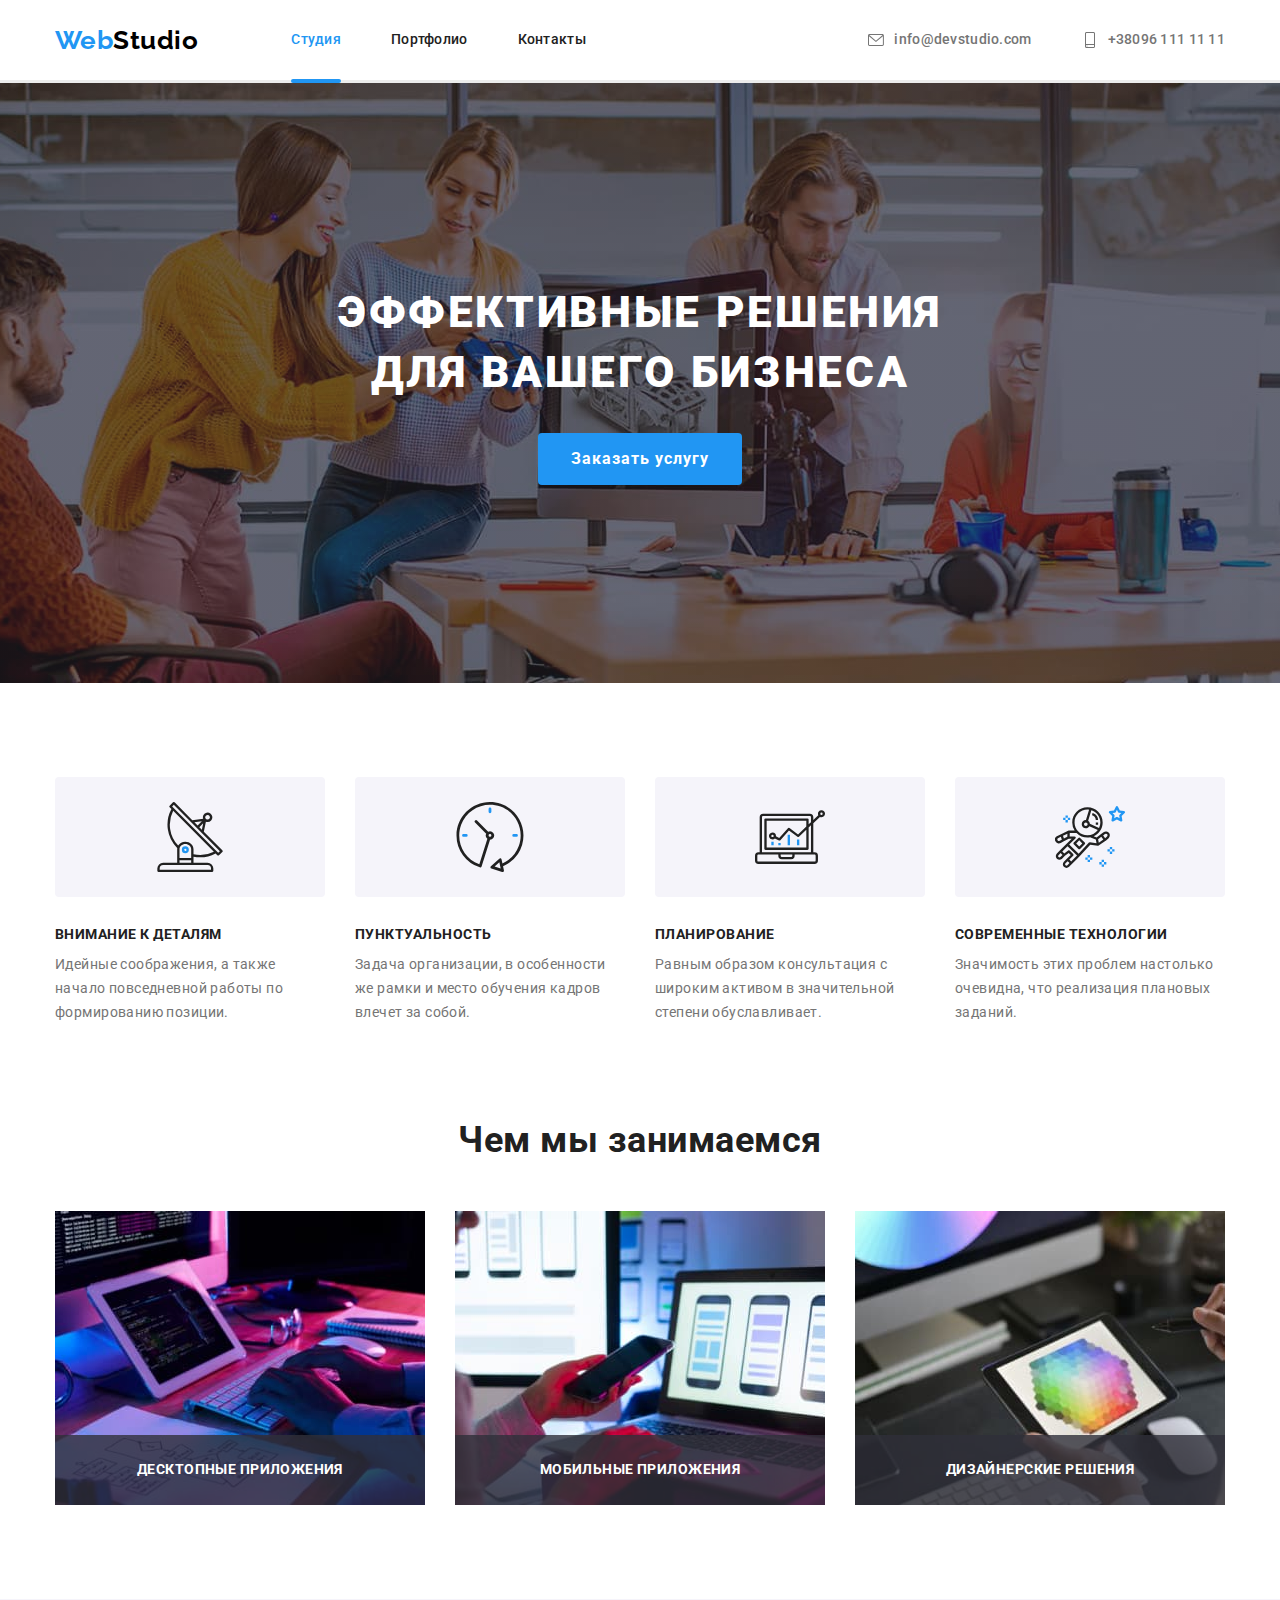
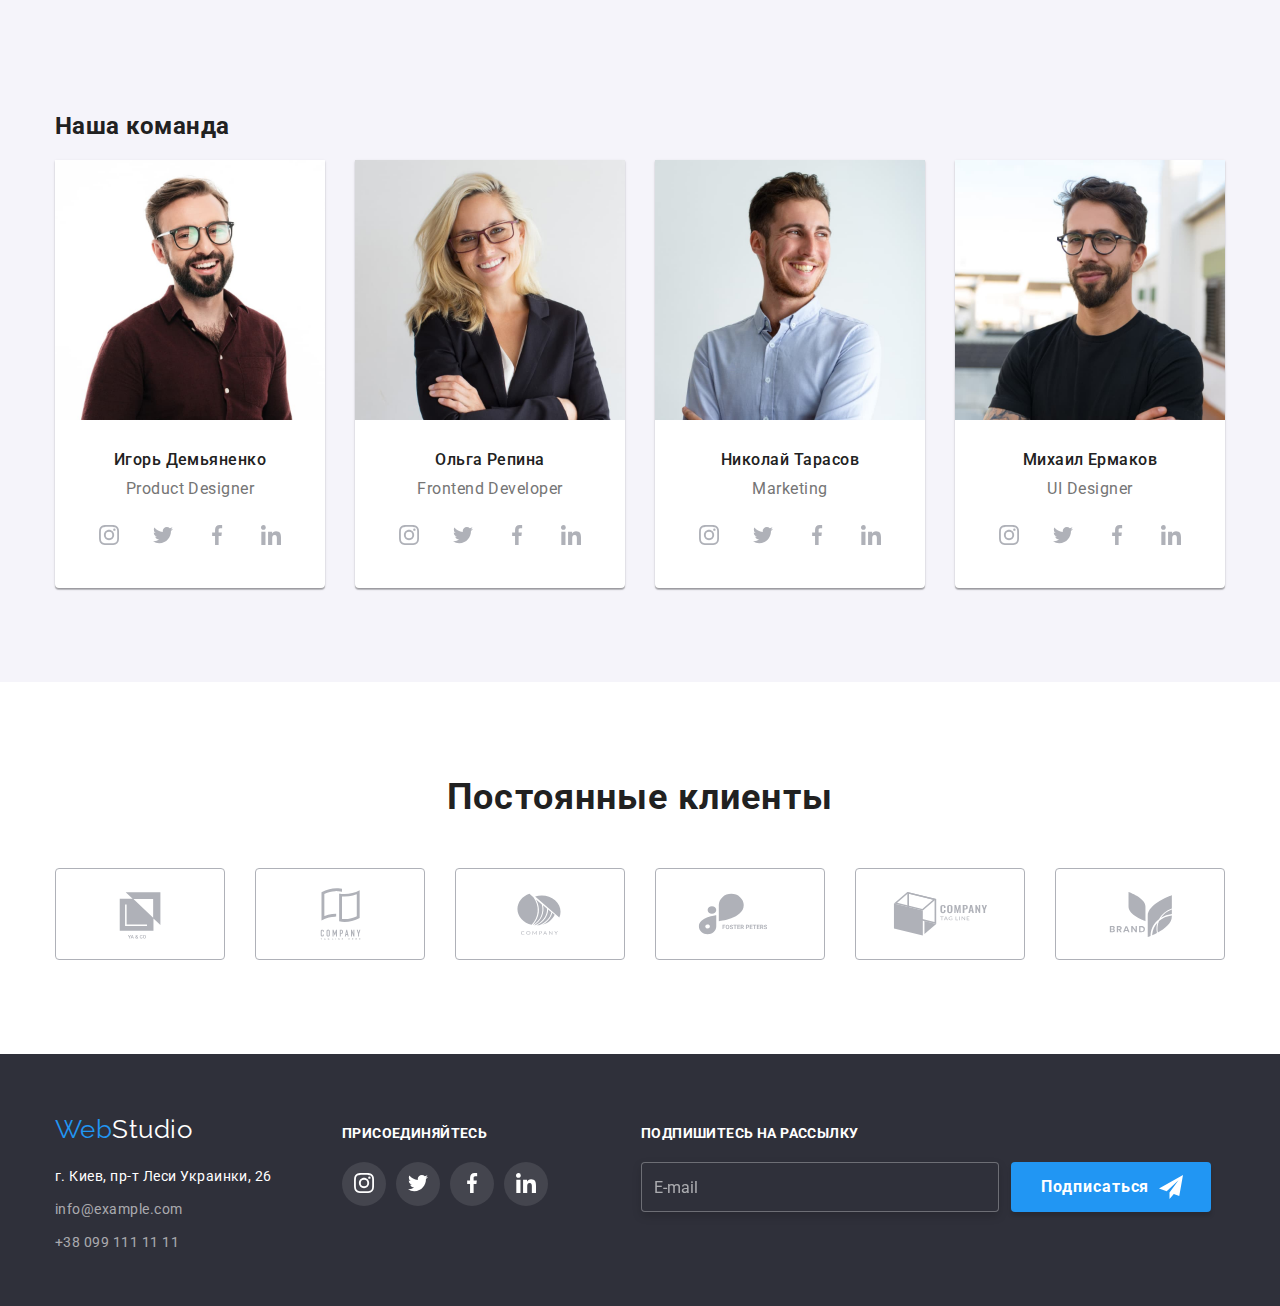
<file: index.html>
<!DOCTYPE html>
<html lang="ru">
  <head>
    <meta charset="UTF-8" />
    <meta http-equiv="X-UA-Compatible" content="IE=edge" />
    <meta name="viewport" content="width=device-width, initial-scale=1.0" />
    <title>Web Studio</title>
    <link rel="preconnect" href="https://fonts.googleapis.com" />
    <link rel="preconnect" href="https://fonts.gstatic.com" crossorigin />
    <link
      href="https://fonts.googleapis.com/css2?family=Raleway:wght@700&family=Roboto:wght@400;500;700;900&display=swap"
      rel="stylesheet"
    />
    <link
      rel="stylesheet"
      href="https://cdnjs.cloudflare.com/ajax/libs/modern-normalize/1.1.0/modern-normalize.min.css"
    />
    <link rel="stylesheet" href="./css/style.css" />
  </head>
  <body>
    <!--Шапка сайта-->
    <header class="header">
      <!--Навигация сайта-->
      <div class="container main-nav">
        <nav class="nav-header">
          <a href="./index.html" class="company-logo"
            ><span class="accent">Web</span>Studio</a
          >
          <ul class="nav-list list">
            <li class="nav-item">
              <a href="./index.html" class="nav-header-list current">Студия</a>
            </li>
            <li class="nav-item">
              <a href="./portfolio.html" class="nav-header-list">Портфолио</a>
            </li>
            <li class="nav-item">
              <a href="./index.html" class="nav-header-list">Контакты</a>
            </li>
          </ul>
        </nav>

        <!--Контактные данные шапки-->
        <ul class="header-contacts list">
          <li class="header-contacts-item icon-envelope">
            <a href="info@devstudio.com" class="header-contacts-list">
              <svg class="header-contacts-svg">
                <use href="./images/symbol-defs.svg#icon-envelope"></use>
              </svg>
              info@devstudio.com</a
            >
          </li>
          <li class="header-contacts-item icon-phone">
            <a href="tel:+380961111111" class="header-contacts-list">
              <svg class="header-contacts-svg">
                <use href="./images/symbol-defs.svg#icon-smartphone"></use>
              </svg>
              +38096 111 11 11</a
            >
          </li>
        </ul>
      </div>
    </header>

    <main>
      <!--Герой-->
      <section class="hero-section">
        <h1 class="hero-section-header">
          Эффективные решения <br />
          для вашего бизнеса
        </h1>
        <button type="button" class="button secondary" data-modal-open>
          Заказать услугу
        </button>
      </section>

      <!--Преимущества компании-->
      <section class="advantages-section">
        <div class="company-advantages container">
          <ul class="advantages-list list">
            <li class="advantages-item icon-antenna">
              <div class="advantages-icon">
                <svg class="advantages-item-svg">
                  <use href="./images/symbol-defs.svg#icon-antenna"></use>
                </svg>
              </div>
              <h3 class="title">Внимание к деталям</h3>
              <p class="company-advantages-item">
                Идейные соображения, а также начало повседневной работы по
                формированию позиции.
              </p>
            </li>
            <li class="advantages-item icon-clock">
              <div class="advantages-icon">
                <svg class="advantages-item-svg">
                  <use href="./images/symbol-defs.svg#icon-clock"></use>
                </svg>
              </div>
              <h3 class="title">Пунктуальность</h3>
              <p class="company-advantages-item">
                Задача организации, в особенности же рамки и место обучения
                кадров влечет за собой.
              </p>
            </li>
            <li class="advantages-item icon-diagram">
              <div class="advantages-icon">
                <svg class="advantages-item-svg">
                  <use href="./images/symbol-defs.svg#icon-diagram"></use>
                </svg>
              </div>
              <h3 class="title">Планирование</h3>
              <p class="company-advantages-item">
                Равным образом консультация с широким активом в значительной
                степени обуславливает.
              </p>
            </li>
            <li class="advantages-item icon-astronaut">
              <div class="advantages-icon">
                <svg class="advantages-item-svg">
                  <use href="./images/symbol-defs.svg#icon-astronaut"></use>
                </svg>
              </div>
              <h3 class="title">Современные технологии</h3>
              <p class="company-advantages-item">
                Значимость этих проблем настолько очевидна, что реализация
                плановых заданий.
              </p>
            </li>
          </ul>
        </div>
      </section>

      <!--Примеры работы-->
      <section class="work-section">
        <div class="container">
          <h2 class="work-examples">Чем мы занимаемся</h2>
          <ul class="work-list list">
            <li class="work-item">
              <img
                src="./images/box1.jpg"
                alt="Пример работы 1"
                width="370"
                height="294"
              />
              <h3 class="work-item-hover">Десктопные приложения</h3>
            </li>
            <li class="work-item">
              <img
                src="./images/box2.jpg"
                alt="Пример работы 2"
                width="370"
                height="294"
              />
              <h3 class="work-item-hover">Мобильные приложения</h3>
            </li>
            <li class="work-item">
              <img
                src="./images/box3.jpg"
                alt="Пример работы 3"
                width="370"
                height="294"
              />
              <h3 class="work-item-hover">Дизайнерские решения</h3>
            </li>
          </ul>
        </div>
      </section>

      <!--Сотрудники компании-->

      <section class="our-team-section">
        <div class="container">
          <h2 class="our-team-header">Наша команда</h2>
          <ul class="team list">
            <li class="our-team-header-list">
              <img
                src="./images/demyanenko1.jpg"
                alt="Фото Игоря Демьяненко"
                width="270"
              />
              <div class="our-team-item">
                <h3 class="our-team-name">Игорь Демьяненко</h3>
                <p class="our-team-job-position">Product Designer</p>
                <ul class="our-team-media list">
                  <li class="our-team-contacts">
                    <a
                      href="https://www.instagram.com"
                      target="_blank"
                      class="our-team-link"
                    >
                      <svg class="our-team-icon">
                        <use
                          href="./images/symbol-defs.svg#icon-instagram"
                        ></use>
                      </svg>
                    </a>
                  </li>
                  <li class="our-team-contacts">
                    <a
                      href="https://twitter.com/?lang=ru"
                      target="_blank"
                      class="our-team-link"
                    >
                      <svg class="our-team-icon">
                        <use href="./images/symbol-defs.svg#icon-twitter"></use>
                      </svg>
                    </a>
                  </li>
                  <li class="our-team-contacts">
                    <a
                      href="https://www.facebook.com"
                      target="_blank"
                      class="our-team-link"
                    >
                      <svg class="our-team-icon">
                        <use
                          href="./images/symbol-defs.svg#icon-facebook"
                        ></use>
                      </svg>
                    </a>
                  </li>
                  <li class="our-team-contacts">
                    <a
                      href="https://www.linkedin.com"
                      target="_blank"
                      class="our-team-link"
                    >
                      <svg class="our-team-icon">
                        <use
                          href="./images/symbol-defs.svg#icon-linkedin"
                        ></use>
                      </svg>
                    </a>
                  </li>
                </ul>
              </div>
            </li>
            <li class="our-team-header-list">
              <img
                src="./images/repina1.jpg"
                alt="Фото Ольги Репиной"
                width="270"
              />
              <div class="our-team-item">
                <h3 class="our-team-name">Ольга Репина</h3>
                <p class="our-team-job-position">Frontend Developer</p>
                <ul class="our-team-media list">
                  <li class="our-team-contacts">
                    <a
                      href="https://www.instagram.com"
                      target="_blank"
                      class="our-team-link"
                    >
                      <svg class="our-team-icon">
                        <use
                          href="./images/symbol-defs.svg#icon-instagram"
                        ></use>
                      </svg>
                    </a>
                  </li>
                  <li class="our-team-contacts">
                    <a
                      href="https://twitter.com/?lang=ru"
                      target="_blank"
                      class="our-team-link"
                    >
                      <svg class="our-team-icon">
                        <use href="./images/symbol-defs.svg#icon-twitter"></use>
                      </svg>
                    </a>
                  </li>
                  <li class="our-team-contacts">
                    <a
                      href="https://www.facebook.com"
                      target="_blank"
                      class="our-team-link"
                    >
                      <svg class="our-team-icon">
                        <use
                          href="./images/symbol-defs.svg#icon-facebook"
                        ></use>
                      </svg>
                    </a>
                  </li>
                  <li class="our-team-contacts">
                    <a
                      href="https://www.linkedin.com"
                      target="_blank"
                      class="our-team-link"
                    >
                      <svg class="our-team-icon">
                        <use
                          href="./images/symbol-defs.svg#icon-linkedin"
                        ></use>
                      </svg>
                    </a>
                  </li>
                </ul>
              </div>
            </li>
            <li class="our-team-header-list">
              <img
                src="./images/tarasov1.jpg"
                alt="Фото Николая Тарасова"
                width="270"
              />
              <div class="our-team-item">
                <h3 class="our-team-name">Николай Тарасов</h3>
                <p class="our-team-job-position">Marketing</p>
                <ul class="our-team-media list">
                  <li class="our-team-contacts">
                    <a
                      href="https://www.instagram.com"
                      target="_blank"
                      class="our-team-link"
                    >
                      <svg class="our-team-icon">
                        <use
                          href="./images/symbol-defs.svg#icon-instagram"
                        ></use>
                      </svg>
                    </a>
                  </li>
                  <li class="our-team-contacts">
                    <a
                      href="https://twitter.com/?lang=ru"
                      target="_blank"
                      class="our-team-link"
                    >
                      <svg class="our-team-icon">
                        <use href="./images/symbol-defs.svg#icon-twitter"></use>
                      </svg>
                    </a>
                  </li>
                  <li class="our-team-contacts">
                    <a
                      href="https://www.facebook.com"
                      target="_blank"
                      class="our-team-link"
                    >
                      <svg class="our-team-icon">
                        <use
                          href="./images/symbol-defs.svg#icon-facebook"
                        ></use>
                      </svg>
                    </a>
                  </li>
                  <li class="our-team-contacts">
                    <a
                      href="https://www.linkedin.com"
                      target="_blank"
                      class="our-team-link"
                    >
                      <svg class="our-team-icon">
                        <use
                          href="./images/symbol-defs.svg#icon-linkedin"
                        ></use>
                      </svg>
                    </a>
                  </li>
                </ul>
              </div>
            </li>
            <li class="our-team-header-list">
              <img
                src="./images/ermakov1.jpg"
                alt="Фото Михаила Ермакова"
                width="270"
              />
              <div class="our-team-item">
                <h3 class="our-team-name">Михаил Ермаков</h3>
                <p class="our-team-job-position">UI Designer</p>
                <ul class="our-team-media list">
                  <li class="our-team-contacts">
                    <a
                      href="https://www.instagram.com"
                      target="_blank"
                      class="our-team-link"
                    >
                      <svg class="our-team-icon">
                        <use
                          href="./images/symbol-defs.svg#icon-instagram"
                        ></use>
                      </svg>
                    </a>
                  </li>
                  <li class="our-team-contacts">
                    <a
                      href="https://twitter.com/?lang=ru"
                      target="_blank"
                      class="our-team-link"
                    >
                      <svg class="our-team-icon">
                        <use href="./images/symbol-defs.svg#icon-twitter"></use>
                      </svg>
                    </a>
                  </li>
                  <li class="our-team-contacts">
                    <a
                      href="https://www.facebook.com"
                      target="_blank"
                      class="our-team-link"
                    >
                      <svg class="our-team-icon">
                        <use
                          href="./images/symbol-defs.svg#icon-facebook"
                        ></use>
                      </svg>
                    </a>
                  </li>
                  <li class="our-team-contacts">
                    <a
                      href="https://www.linkedin.com"
                      target="_blank"
                      class="our-team-link"
                    >
                      <svg class="our-team-icon">
                        <use
                          href="./images/symbol-defs.svg#icon-linkedin"
                        ></use>
                      </svg>
                    </a>
                  </li>
                </ul>
              </div>
            </li>
          </ul>
        </div>
      </section>

      <!-- Постоянные клиенты -->
      <section class="clients-section">
        <div class="container">
          <h2 class="clients-header">Постоянные клиенты</h2>
          <ul class="clients-list list">
            <li class="clients-item">
              <a href="" class="clients-link"
                ><svg class="clients-icon">
                  <use href="./images/symbol-defs.svg#icon-Logo"></use></svg>
              </a>
            </li>
            <li class="clients-item">
              <a href="" class="clients-link"
                ><svg class="clients-icon">
                  <use href="./images/symbol-defs.svg#icon-Logo-1"></use></svg>
              </a>
            </li>
            <li class="clients-item">
              <a href="" class="clients-link"
                ><svg class="clients-icon">
                  <use href="./images/symbol-defs.svg#icon-Logo-2"></use></svg></a>
            </li>
            <li class="clients-item">
              <a href="" class="clients-link"
                ><svg class="clients-icon">
                  <use href="./images/symbol-defs.svg#icon-Logo-3"></use></svg></a>
            </li>
            <li class="clients-item">
              <a href="" class="clients-link"
                ><svg class="clients-icon">
                  <use href="./images/symbol-defs.svg#icon-Logo-4"></use></svg></a>
            </li>
            <li class="clients-item">
              <a href="" class="clients-link"
                ><svg class="clients-icon">
                  <use href="./images/symbol-defs.svg#icon-Logo-5"></use></svg></a>
            </li>
          </ul>
        </div>
      </section>
      <!-- Модальное окно -->
      <div class="backdrop is-hidden" data-modal>
        <div class="modal">
          <button class="button-modal" data-modal-close>
            <svg class="modal-icon">
              <use href="./images/symbol-defs.svg#icon-Cross"></use>
            </svg>
          </button>
          <!-- <div role="group" class="modal-form"> -->
            <b class="modal-title">Оставьте свои данные, мы вам перезвоним</b>
            <div class="form-field">
              <label for="name" class="modal-label">Имя</label>
                <svg class="form-icon">
                  <use href="./images/icon.svg#icon-modal-man"></use>
                </svg>
              <input type="text" name="name" id="name" class="form-input">
            </div>
            <div class="form-field">
              <label for="tel" class="modal-label">Телефон</label>
                <svg class="form-icon">
                  <use href="./images/icon.svg#icon-modal-phone"></use>
                </svg>
              <input type="tel" name="tel" id="tel" class="form-input">
            </div>
            <div class="form-field">
              <label for="mail" class="modal-label">Почта</label>
                <svg class="form-icon">
                  <use href="./images/icon.svg#icon-modal-envelope"></use>
                </svg>
              <input type="email" name="mail" id="mail" class="form-input">
            </div>
            <div class="form-field">
              <label for="comment">Комментарий</label>
              <textarea type="comment" id="comment" placeholder="Введите текст" autocomplete="off" class="form-input"></textarea>
            </div>  
            <div class="form-terms">
              <input class="checkbox" type="checkbox" name="terms" value="terms" id="terms">
              <label class="terms" for="terms">
                Соглашаюсь с рассылкой и принимаю <a href="">Условия договора</a>
              </label>
            </div>
            <button type="submit" class="button submit">Отправить</button>
          <!-- </div> -->
      </div>
    </main>

    <!--Подвал -->
    <footer class="footer">
      <div class="footer-main container">
        <div class="footer-contacts-main">
          <div class="footer-logo-section">
            <a href="./index.html" class="footer-logo"
              ><span lang="en" class="accent">Web</span>Studio</a
            >
          </div>
          <div class="footer-address-section">
            <address class="footer-address">
              <ul class="list">
                <li class="footer-address-list">
                  <a
                    href="https://goo.gl/maps/iWSiA93wagULa9Wx8"
                    target="_blank"
                    class="footer-address-item"
                    >г. Киев, пр-т Леси Украинки, 26</a
                  >
                </li>
                <li class="footer-address-list">
                  <a href="info@example.com"
                    ><span class="footer-contacts">info@example.com</span></a
                  >
                </li>
                <li class="footer-address-list">
                  <a href="tel:+380991111111"
                    ><span class="footer-contacts">+38 099 111 11 11</span></a
                  >
                </li>
              </ul>
            </address>
          </div>
        </div>
        <div class="footer-links">
          <h3 class="footer-media-header">присоединяйтесь</h3>
          <ul class="footer-media list">
            <li class="footer-media-item">
              <a
                href="https://www.instagram.com"
                target="_blank"
                class="footer-media-link"
              >
                <svg class="footer-media-icon">
                  <use href="./images/symbol-defs.svg#icon-instagram"></use>
                </svg>
              </a>
            </li>
            <li class="footer-media-item">
              <a
                href="https://twitter.com/?lang=ru"
                target="_blank"
                class="footer-media-link"
              >
                <svg class="footer-media-icon">
                  <use href="./images/symbol-defs.svg#icon-twitter"></use>
                </svg>
              </a>
            </li>
            <li class="footer-media-item">
              <a
                href="https://www.facebook.com"
                target="_blank"
                class="footer-media-link"
              >
                <svg class="footer-media-icon">
                  <use href="./images/symbol-defs.svg#icon-facebook"></use>
                </svg>
              </a>
            </li>
            <li class="footer-media-item">
              <a
                href="https://www.linkedin.com"
                target="_blank"
                class="footer-media-link"
              >
                <svg class="footer-media-icon">
                  <use href="./images/symbol-defs.svg#icon-linkedin"></use>
                </svg>
              </a>
            </li>
          </ul>
        </div>
        <!-- Подписка на рассылку -->
        <div class="footer-form">
          <form autocomplete="on" class="footer-input">
            <label for="email" class="footer-send-header">Подпишитесь на рассылку</label>
            <input type="email" name="email" id="email" placeholder="E-mail"></input>
            </form>
            <button type="submit" class="button send">Подписаться
              <svg class="button-send-icon">
                <use href="./images/icon.svg#icon-icon-send"></use>
              </svg>
            </button>
        </div>
      </div>
    </footer>
    <script src="./js/modal.js"></script>
  </body>
</html>
</file>
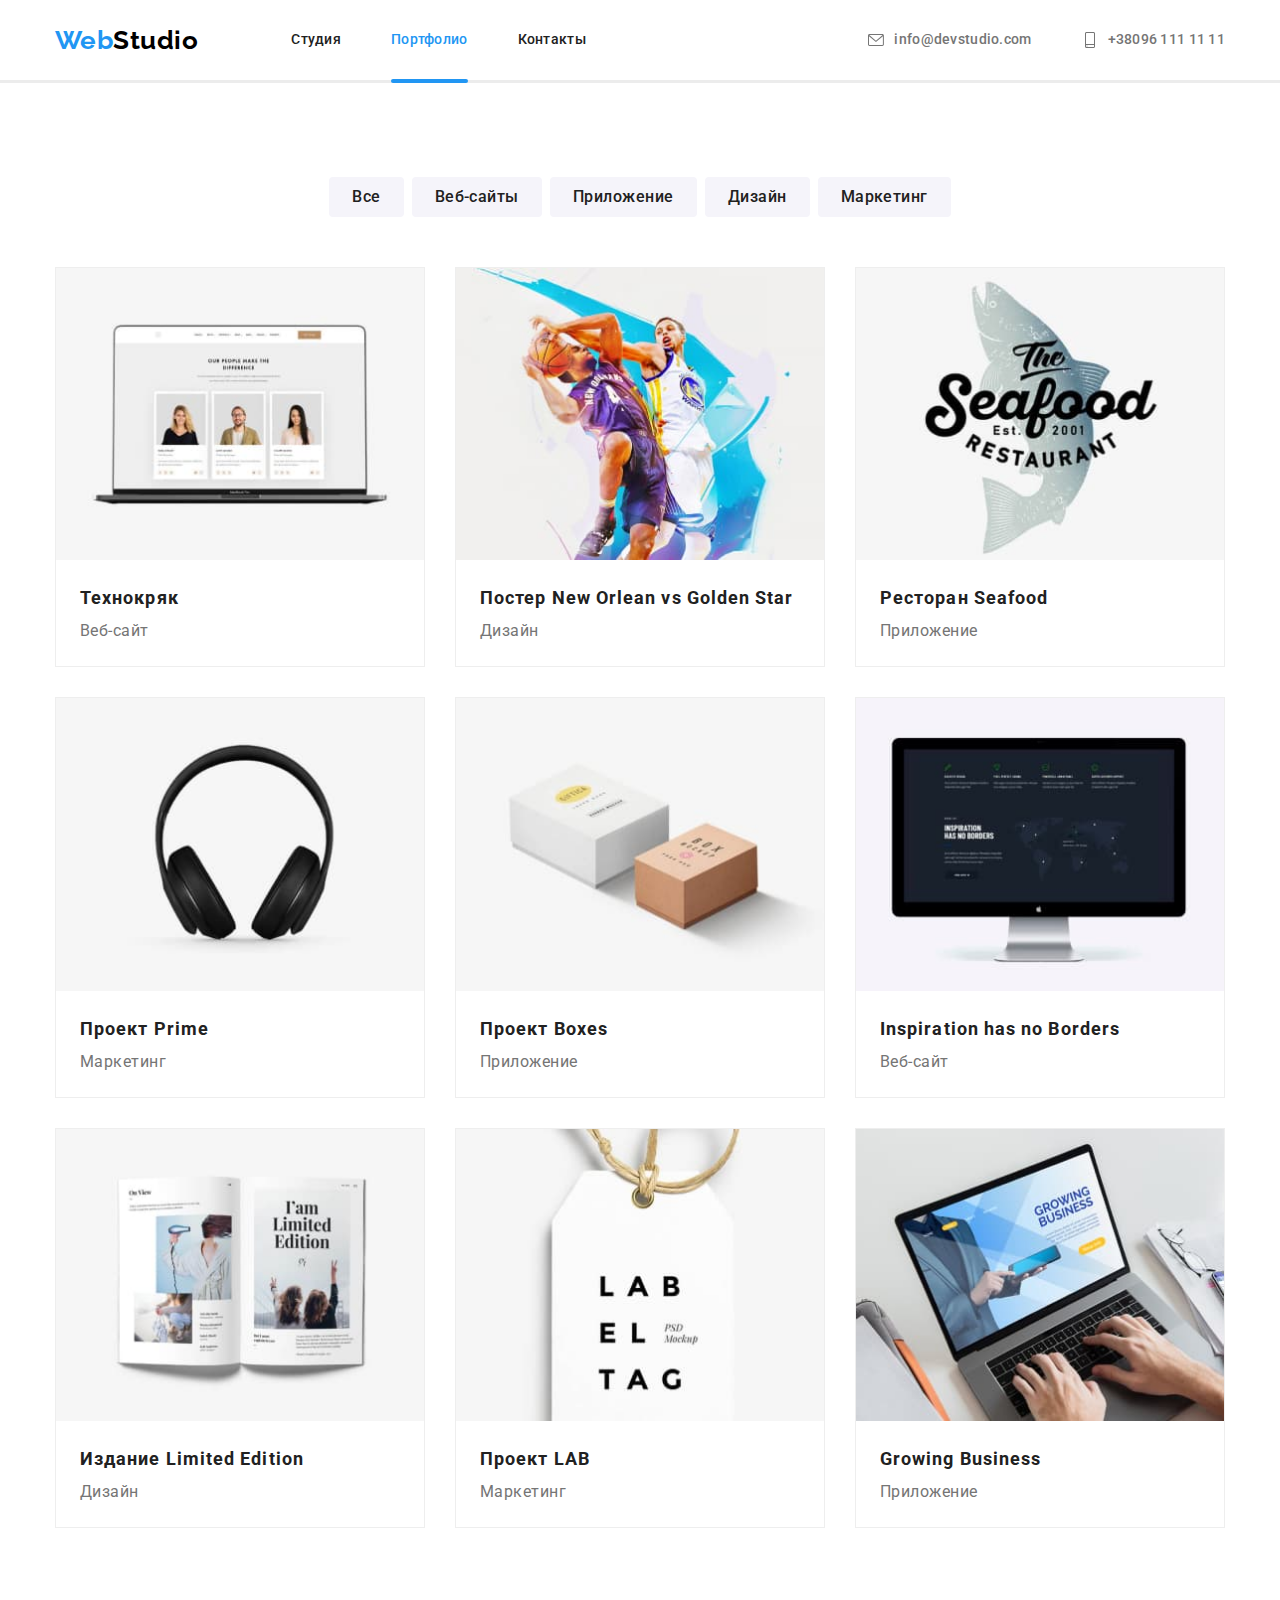
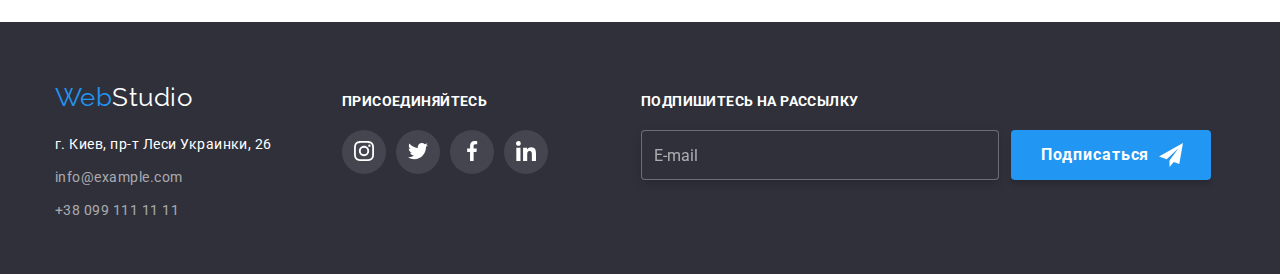
<file: portfolio.html>
<!DOCTYPE html>
<html lang="ru">
  <head>
    <meta charset="UTF-8" />
    <meta http-equiv="X-UA-Compatible" content="IE=edge" />
    <meta name="viewport" content="width=device-width, initial-scale=1.0" />
    <title>Document</title>
    <link rel="preconnect" href="https://fonts.googleapis.com" />
    <link rel="preconnect" href="https://fonts.gstatic.com" crossorigin />
    <link
      href="https://fonts.googleapis.com/css2?family=Raleway:wght@700&family=Roboto:wght@400;500;700;900&display=swap"
      rel="stylesheet"
    />
    <link
      rel="stylesheet"
      href="https://cdnjs.cloudflare.com/ajax/libs/modern-normalize/1.1.0/modern-normalize.min.css"
    />
    <link rel="stylesheet" href="./css/style.css" />
  </head>
  <body>
    <!--Шапка сайта-->
    <header class="header">
      <!--Навигация сайта-->
      <div class="container main-nav">
        <nav class="nav-header">
          <a href="./index.html" class="company-logo"
            ><span class="accent">Web</span>Studio</a
          >
          <ul class="nav-list list">
            <li class="nav-item">
              <a href="./index.html" class="nav-header-list">Студия</a>
            </li>
            <li class="nav-item">
              <a href="./portfolio.html" class="nav-header-list current"
                >Портфолио</a
              >
            </li>
            <li class="nav-item">
              <a href="./index.html" class="nav-header-list">Контакты</a>
            </li>
          </ul>
        </nav>

        <!--Контактные данные шапки-->
        <ul class="header-contacts list">
          <li class="header-contacts-item icon-envelope">
            <a href="info@devstudio.com" class="header-contacts-list">
              <svg class="header-contacts-svg">
                <use href="./images/symbol-defs.svg#icon-envelope"></use>
              </svg>
              info@devstudio.com</a
            >
          </li>
          <li class="header-contacts-item icon-phone">
            <a href="tel:+380961111111" class="header-contacts-list">
              <svg class="header-contacts-svg">
                <use href="./images/symbol-defs.svg#icon-smartphone"></use>
              </svg>
              +38096 111 11 11</a
            >
          </li>
        </ul>
      </div>
    </header>

    <main>
      <!-- Портфолио -->
      <!--Фильтр-->
      <section class="portfolio-section">
        <div class="container">
          <ul class="list btn">
            <li class="btn-item">
              <button type="button" class="button primary">Все</button>
            </li>
            <li class="btn-item">
              <button type="button" class="button primary">Веб-сайты</button>
            </li>
            <li class="btn-item">
              <button type="button" class="button primary">Приложение</button>
            </li>
            <li class="btn-item">
              <button type="button" class="button primary">Дизайн</button>
            </li>
            <li class="btn-item">
              <button type="button" class="button primary">Маркетинг</button>
            </li>
          </ul>

          <!--Список Портфолио-->

          <ul class="portfolio list">
            <li class="portfolio-item">
              <a href="" class="portfolio-link">
                <div class="portfolio-card">
                  <img
                    src="./images/technokryak1.jpg"
                    alt="Пример создания сайта"
                    width="370"
                  />
                  <p class="portfolio-item-hover">
                    Ресурс предлагает комплексные предложения с разным уровнем
                    функционала и сервисов. Все это позволит посетителю получить
                    исчерпывающие сведения о компании или частном лице.
                  </p>
                </div>
                <div class="border">
                  <h3 class="section-title">Технокряк</h3>
                  <p class="section-article">Веб-сайт</p>
                </div>
              </a>
            </li>
            <li class="portfolio-item">
              <a href="">
                <div class="portfolio-card">
                <img
                  src="./images/poster1.jpg"
                  alt="Пример постера"
                  width="370"
                />
                                <p class="portfolio-item-hover">
                  Ресурс предлагает комплексные предложения с разным уровнем
                  функционала и сервисов. Все это позволит посетителю получить
                  исчерпывающие сведения о компании или частном лице.
                </p>
                </div>
                <div class="border">
                  <h3 class="section-title">
                    Постер New Orlean vs Golden Star
                  </h3>
                  <p class="section-article">Дизайн</p>
                </div>
              </a>
            </li>
            <li class="portfolio-item">
              <a href="">
                <div class="portfolio-card">
                <img
                  src="./images/seafood1.jpg"
                  alt="Пример приложения для ресторана"
                  width="370"
                />
                <p class="portfolio-item-hover">
                  Ресурс предлагает комплексные предложения с разным уровнем
                  функционала и сервисов. Все это позволит посетителю получить
                  исчерпывающие сведения о компании или частном лице.
                </p>
                </div>
                <div class="border">
                  <h3 class="section-title">Ресторан Seafood</h3>
                  <p class="section-article">Приложение</p>
                </div>
              </a>
            </li>
            <li class="portfolio-item">
              <div class="portfolio-card">
              <a href="">
                <img
                  src="./images/prime1.jpg"
                  alt="Пример продукта"
                  width="370"
                />
                <p class="portfolio-item-hover">
                  Ресурс предлагает комплексные предложения с разным уровнем
                  функционала и сервисов. Все это позволит посетителю получить
                  исчерпывающие сведения о компании или частном лице.
                </p>
                </div>
                <div class="border">
                  <h3 class="section-title">Проект Prime</h3>
                  <p class="section-article">Маркетинг</p>
                </div>
              </a>
            </li>
            <li class="portfolio-item">
              <div class="portfolio-card">
              <a href="">
                <img
                  src="./images/boxes1.jpg"
                  alt="Пример оформления коробок "
                  width="370"
                />
                <p class="portfolio-item-hover">
                  Ресурс предлагает комплексные предложения с разным уровнем
                  функционала и сервисов. Все это позволит посетителю получить
                  исчерпывающие сведения о компании или частном лице.
                </p>
                </div>
                <div class="border">
                  <h3 class="section-title">Проект Boxes</h3>
                  <p class="section-article">Приложение</p>
                </div>
              </a>
            </li>
            <li class="portfolio-item">
              <div class="portfolio-card">
              <a href="">
                <img
                  src="./images/inspiration2.jpg"
                  alt="Пример создания сайта 2"
                  width="370"
                />
                <p class="portfolio-item-hover">
                  Ресурс предлагает комплексные предложения с разным уровнем
                  функционала и сервисов. Все это позволит посетителю получить
                  исчерпывающие сведения о компании или частном лице.
                </p>
                </div>
                <div class="border">
                  <h3 class="section-title">Inspiration has no Borders</h3>
                  <p class="section-article">Веб-сайт</p>
                </div>
              </a>
            </li>
            <li class="portfolio-item">
              <div class="portfolio-card">
              <a href="">
                <img
                  src="./images/limited-edition1.jpg"
                  alt="Пример дизайна журнала"
                  width="370"
                />
                <p class="portfolio-item-hover">
                  Ресурс предлагает комплексные предложения с разным уровнем
                  функционала и сервисов. Все это позволит посетителю получить
                  исчерпывающие сведения о компании или частном лице.
                </p>
                </div>
                <div class="border">
                  <h3 class="section-title">Издание Limited Edition</h3>
                  <p class="section-article">Дизайн</p>
                </div>
              </a>
            </li>
            <li class="portfolio-item">
              <div class="portfolio-card">
              <a href="">
                <img
                  src="./images/lab1.jpg"
                  alt="Пример этикетки"
                  width="370"
                />
                <p class="portfolio-item-hover">
                  Ресурс предлагает комплексные предложения с разным уровнем
                  функционала и сервисов. Все это позволит посетителю получить
                  исчерпывающие сведения о компании или частном лице.
                </p>
                </div>
                <div class="border">
                  <h3 class="section-title">Проект LAB</h3>
                  <p class="section-article">Маркетинг</p>
                </div>
              </a>
            </li>
            <li class="portfolio-item">
              <div class="portfolio-card">
              <a href="">
                <img
                  src="./images/growing-business1.jpg"
                  alt="Пример приложения для бизнеса"
                  width="370"
                />
                <p class="portfolio-item-hover">
                  Ресурс предлагает комплексные предложения с разным уровнем
                  функционала и сервисов. Все это позволит посетителю получить
                  исчерпывающие сведения о компании или частном лице.
                </p>
                </div>
                <div class="border">
                  <h3 class="section-title">Growing Business</h3>
                  <p class="section-article">Приложение</p>
                </div>
              </a>
            </li>
          </ul>
        </div>
      </section>
    </main>

    <!--Подвал -->
    <footer class="footer">
      <div class="footer-main container">
        <div class="footer-contacts-main">
          <div class="footer-logo-section">
            <a href="./index.html" class="footer-logo"
              ><span lang="en" class="accent">Web</span>Studio</a
            >
          </div>
          <div class="footer-address-section">
            <address class="footer-address">
              <ul class="list">
                <li class="footer-address-list">
                  <a
                    href="https://goo.gl/maps/iWSiA93wagULa9Wx8"
                    target="_blank"
                    class="footer-address-item"
                    >г. Киев, пр-т Леси Украинки, 26</a
                  >
                </li>
                <li class="footer-address-list">
                  <a href="info@example.com"
                    ><span class="footer-contacts">info@example.com</span></a
                  >
                </li>
                <li class="footer-address-list">
                  <a href="tel:+380991111111"
                    ><span class="footer-contacts">+38 099 111 11 11</span></a
                  >
                </li>
              </ul>
            </address>
          </div>
        </div>
        <div class="footer-links">
          <h3 class="footer-media-header">присоединяйтесь</h3>
          <ul class="footer-media list">
            <li class="footer-media-item">
              <a
                href="https://www.instagram.com"
                target="_blank"
                class="footer-media-link"
              >
                <svg class="footer-media-icon">
                  <use href="./images/symbol-defs.svg#icon-instagram"></use>
                </svg>
              </a>
            </li>
            <li class="footer-media-item">
              <a
                href="https://twitter.com/?lang=ru"
                target="_blank"
                class="footer-media-link"
              >
                <svg class="footer-media-icon">
                  <use href="./images/symbol-defs.svg#icon-twitter"></use>
                </svg>
              </a>
            </li>
            <li class="footer-media-item">
              <a
                href="https://www.facebook.com"
                target="_blank"
                class="footer-media-link"
              >
                <svg class="footer-media-icon">
                  <use href="./images/symbol-defs.svg#icon-facebook"></use>
                </svg>
              </a>
            </li>
            <li class="footer-media-item">
              <a
                href="https://www.linkedin.com"
                target="_blank"
                class="footer-media-link"
              >
                <svg class="footer-media-icon">
                  <use href="./images/symbol-defs.svg#icon-linkedin"></use>
                </svg>
              </a>
            </li>
          </ul>
        </div>
        <!-- Подписка на рассылку -->
        <div class="footer-form">
          <form autocomplete="on" class="footer-input">
            <label for="email" class="footer-send-header">Подпишитесь на рассылку</label>
            <input type="email" name="email" id="email" placeholder="E-mail"></input>
            </form>
            <button type="submit" class="button send">Подписаться
              <svg class="button-send-icon">
                <use href="./images/symbol-defs.svg#icon-icon-send"></use>
              </svg>
            </button>
        </div>
      </div>
    </footer>
  </body>
</html>
</file>
<file: css/style.css>
/* Основной фон #ffffff  */
/* Вторичный фон #2f303a */
/* Вторичный цвет текста #212121 */
/* Основной цвет текста #757575 */
/* Акцент #2196f3 */

:root {
  --primary-text-color: #757575;
  --secondary-text-color: #212121;
  --accent-color: #2196f3;
  --button-primary-color: #f5f4fa;
  --primary-bg-color: #ffffff;
  --primary-icon-color: #afb1b8;
  --portfolio-item-gap: 30px;
  --timing-function: cubic-bezier(0.4, 0, 0.2, 1);
}

html {
  box-sizing: border-box;
}

/* *,
*::before,
*::after {
   box-sizing: border-box; */

body {
  font-family: 'Roboto', sans-serif;
  background-color: var(--primary-bg-color);
  color: var(--secondary-text-color);
  letter-spacing: 0.03em;
  margin: 0;
}

.list {
  padding: 0;
  margin: 0;
  list-style: none;
}

.link {
  text-decoration: none;
}
a {
  text-decoration: none;
}

.container {
  margin-left: auto;
  margin-right: auto;
  width: 1200px;
  padding-left: 15px;
  padding-right: 15px;
}

img {
  display: block;
  max-width: 100%;
}

/* Заголовок */
.header {
  border-bottom: solid #ececec;
  position: relative;
}

/*  Логотип компании */
.company-logo {
  margin-right: 93px;
  align-self: center;

  font-family: Raleway;
  font-weight: 700;
  font-size: 26px;
  line-height: 1.19;
  color: #000000;
}

/* Навигация и контакты шапки */
.header-contacts-list {
  display: flex;

  font-family: Roboto;
  font-style: normal;
  font-weight: 500;
  font-size: 14px;
  line-height: 1.14;
  letter-spacing: 0.02em;
  align-items: center;

  color: var(--primary-text-color);

  transition: color 250ms var(--timing-function);
}

.header-contacts-svg {
  width: 16px;
  height: 16px;
  margin-right: 10px;

  fill: currentColor;
}

.header-contacts-list:hover .header-contacts-svg,
.header-contacts-list:focus .header-contacts-svg {
  color: var(--accent-color);
}

.nav-header-list {
  font-family: Roboto;
  font-style: normal;
  font-weight: 500;
  font-size: 14px;
  line-height: 1.14;
  letter-spacing: 0.02em;

  color: var(--secondary-text-color);
}

.current {
  position: relative;
}

.current::after {
  display: block;
  content: '';

  position: absolute;
  bottom: -3px;
  width: 100%;
  height: 4px;
  border-radius: 2px;
  z-index: 2;

  background-color: var(--accent-color);
}

.accent {
  color: var(--accent-color);
}

.nav-header .current {
  color: var(--accent-color);
}

.nav-header {
  display: flex;
}

.nav-list,
.advantages-list,
.work-list {
  display: flex;
}

.nav-list .nav-item:not(:last-child) {
  margin-right: 50px;
}

.nav-list .nav-header-list {
  display: block;
  padding-top: 32px;
  padding-bottom: 32px;
}

.header-contacts .header-contacts-item + .header-contacts-item {
  margin-left: 50px;
}

.header-contacts {
  display: flex;
  margin-left: auto;
}

/* Main-nav */
.main-nav {
  display: flex;
  align-items: center;
}

/* Эффект ховер и фокус для ссылок */
.company-logo:hover,
.company-logo:focus,
.nav-header-list:hover,
.nav-header-list:focus,
.header-contacts:hover,
.header-contacts:focus,
.header-contacts-list:hover,
.header-contacts-list:focus,
.footer-logo:hover,
.footer-logo:focus,
.footer-address-item:hover,
.footer-address-item:focus,
.footer-contacts:hover,
.footer-contacts:focus {
  color: var(--accent-color);
}
/* Анимация */
.company-logo,
.company-logo,
.nav-header-list,
.nav-header-list,
.header-contacts,
.header-contacts,
.header-contacts-list,
.header-contacts-list,
.footer-logo,
.footer-logo,
.footer-address-item,
.footer-address-item,
.footer-contacts,
.footer-contacts {
  transition: color 250ms var(--timing-function);
}

/* Секция Герой */
.hero-section {
  max-width: 1600px;
  height: 600px;
  text-align: center;
  padding-top: 200px;
  padding-bottom: 200px;

  background-color: #2f303a;
  background-size: cover;
  background-position: center;
  background-repeat: no-repeat;
  background-image: linear-gradient(
      to right,
      rgba(47, 48, 58, 0.4),
      rgba(47, 48, 58, 0.4)
    ),
    url(../images/hero-bg.jpg);

  margin-left: auto;
  margin-right: auto;
  position: relative;
}
.hero-section-header {
  margin-top: 0;
  margin-bottom: 30px;

  font-weight: 900;
  font-size: 44px;
  line-height: 1.36;
  text-align: center;
  letter-spacing: 0.06em;
  text-transform: uppercase;
  color: var(--primary-bg-color);
}

/* Кнопка */
.button {
  color: var(--button-primary-color);
  border: 1px solid transparent;
}

.button.primary {
  padding: 6px 22px;

  font-family: Roboto;
  font-style: normal;
  font-weight: 500;
  font-size: 16px;
  line-height: 1.62;
  letter-spacing: 0.03em;
  text-align: center;
  align-items: center;

  background-color: var(--button-primary-color);
  color: var(--secondary-text-color);
  border-radius: 4px;

  transition: color 250ms var(--timing-function),
    background-color 250ms var(--timing-function),
    box-shadow 250ms var(--timing-function);
}

.button.primary:focus,
.button.primary:hover {
  background-color: var(--accent-color);
  color: var(--primary-bg-color);
  box-shadow: 0px 3px 1px rgba(0, 0, 0, 0.1), 0px 1px 2px rgba(0, 0, 0, 0.08),
    0px 2px 2px rgba(0, 0, 0, 0.12);
}

.button.secondary {
  margin: auto;
  border-radius: 4px;
  padding: 10px 32px;

  font-family: Roboto;
  font-style: normal;
  align-items: center;
  text-align: center;
  font-weight: 700;
  font-size: 16px;
  line-height: 1.88;
  letter-spacing: 0.06em;
  color: var(--primary-bg-color);
  background-color: var(--accent-color);
}

/* Преимущества компании */

.advantages-section {
  padding-top: 94px;
}

.advantages-item-svg {
  display: block;
  content: '';
  width: 70px;
  height: 70px;
  margin: auto;
}

.advantages-icon {
  height: 120px;
  background-color: var(--button-primary-color);
  border-radius: 4px;
  background-size: none;

  padding: 25px 0;
  margin-bottom: 30px;
}

.advantages-item {
  width: 270px;
}

.list .advantages-item:not(:last-child) {
  margin-right: 30px;
}

.company-advantages .title {
  margin-top: 0;
  margin-bottom: 10px;

  font-weight: 700;
  font-size: 14px;
  line-height: 1.14;
  text-transform: uppercase;
}

.company-advantages-item {
  margin-top: 0;
  margin-bottom: 0;

  font-size: 14px;
  line-height: 1.71;
  letter-spacing: 0.03em;
  color: var(--primary-text-color);
}

/* Наша команда и примеры работ */

.work-section {
  padding-bottom: 94px;
  padding-top: 94px;
}

.work-examples {
  margin-top: 0;
  margin-bottom: 50px;

  font-weight: 700;
  font-size: 36px;
  line-height: 1.17;
  text-align: center;
}

.list .work-item:not(:last-child),
.our-team-header-list:not(:last-child) {
  margin-right: 30px;
}

.work-item {
  position: relative;
  transition: opacity 250ms var(--timing-function);
}

.work-item-hover {
  margin: 0;
  padding-top: 27px;
  padding-bottom: 27px;

  position: absolute;

  width: 100%;
  height: 70px;
  bottom: 0;
  opacity: 1;

  font-weight: 700;
  font-size: 14px;
  line-height: 1.14;
  text-align: center;
  letter-spacing: 0.03em;
  text-transform: uppercase;

  color: var(--primary-bg-color);
  background-color: rgba(47, 48, 58, 0.8);

  transition: opacity 250ms var(--timing-function);
}

/* .work-item:hover .work-item-hover {
  opacity: 1; */
}

/* Наша команда */

.our-team-header {
  margin-top: 0;
  margin-bottom: 50px;

  font-weight: 700;
  font-size: 36px;
  line-height: 1.17;
  text-align: center;
}

.our-team-section {
  padding-top: 94px;
  padding-bottom: 94px;

  background: #f5f4fa;
}

.our-team-header-list {
  background-color: var(--primary-bg-color);
  box-shadow: 0px 1px 3px rgba(0, 0, 0, 0.12), 0px 1px 1px rgba(0, 0, 0, 0.14),
    0px 2px 1px rgba(0, 0, 0, 0.2);
  border-radius: 0px 0px 4px 4px;
}
.team {
  display: flex;
}

.our-team-name {
  margin-top: 0;
  margin-bottom: 10px;

  font-weight: 500;
  font-size: 16px;
  line-height: 1.19;
  text-align: center;
}

.our-team-job-position {
  margin-top: 0;
  margin-bottom: 16px;

  font-size: 16px;
  line-height: 1.19;
  letter-spacing: 0.03em;
  text-align: center;
  color: var(--primary-text-color);
}

.our-team-media {
  display: flex;
  padding-left: 32px;
  padding-right: 32px;
  margin: auto;
}

.our-team-link {
  display: block;
  text-align: center;
  width: 44px;
  height: 44px;
  border-radius: 50%;
  background-color: var(--primary-bg-color);
  fill: var(--primary-icon-color);
  transition: fill 250ms var(--timing-function),
    background-color 250ms var(--timing-function);
}

.our-team-icon {
  margin-top: 11px;
  width: 20px;
  height: 20px;
  transition: fill 250ms var(--timing-function),
    background-color 250ms var(--timing-function);
}

.our-team-link:hover,
.our-team-link:focus,
.our-team-icon:hover,
.our-team-icon:focus {
  background-color: var(--accent-color);
  fill: var(--primary-bg-color);
}

.our-team-contacts:not(:last-child) {
  margin-right: 10px;
}

.our-team-item {
  padding-top: 30px;
  padding-bottom: 30px;
}

/* Постоянные клиенты */

.clients-section {
  padding-top: 94px;
  padding-bottom: 94px;
}

.clients-header {
  margin-top: 0;
  margin-bottom: 50px;

  font-weight: 700;
  font-size: 36px;
  line-height: 1.17;
  text-align: center;
  letter-spacing: 0.03em;
}

.clients-list {
  display: flex;
}

.clients-link {
  display: block;
  width: 170px;
  height: 92px;
  border: 1px solid var(--primary-icon-color);
  border-radius: 4px;

  transition: fill 250ms var(--timing-function);
}
.clients-icon {
  width: 106px;
  height: 60px;
  margin: 16px 32px;
  fill: var(--primary-icon-color);

  transition: fill 250ms var(--timing-function),
    border 250ms var(--timing-function);
}

.clients-link:focus .clients-icon,
.clients-link:hover .clients-icon {
  fill: var(--accent-color);
}

.clients-link:hover,
.clients-link:focus,
.clients-icon:hover,
.clients-icon:focus {
  fill: var(--accent-color);
}

.clients-link:focus,
.clients-link:hover {
  border: 1px solid var(--accent-color);
}

.clients-item:not(:last-child) {
  margin-right: 30px;
}

/* Страница Портфолио */

/* Секция фильтр */
.btn {
  display: flex;
  justify-content: center;
  margin-top: 0;
  margin-bottom: 50px;
}

.btn-item:not(:last-child) {
  margin-right: 8px;
}

/* Список портфолио */
.portfolio-section {
  padding-top: 94px;
  padding-bottom: 94px;
}

.portfolio {
  display: flex;
  flex-wrap: wrap;
  margin-left: calc(-1 * var(--portfolio-item-gap));
  margin-top: calc(-1 * var(--portfolio-item-gap));
}

.section-title {
  margin: 0;

  font-weight: 700;
  font-size: 18px;
  line-height: 2;
  letter-spacing: 0.06em;
  color: var(--secondary-text-color);
}

.section-article {
  margin: 0;

  font-size: 16px;
  line-height: 1.88;
  color: var(--primary-text-color);
}

.portfolio-item {
  width: calc((100% - 90px) / 3);
  /* margin-bottom: 30px;
  margin-right: 30px; */
  margin-left: var(--portfolio-item-gap);
  margin-top: var(--portfolio-item-gap);
  /* flex-basis: calc(100% / 3 -var(--portfolio-item-gap)); */

  color: #eeeeee;
  border: 1px solid #eeeeee;

  position: relative;
  overflow: hidden;
  transition: box-shadow 250ms var(--timing-function),
    opacity 250ms var(--timing-function);
}

.portfolio-item:hover {
  box-shadow: 0px 1px 1px rgba(0, 0, 0, 0.12), 0px 4px 4px rgba(0, 0, 0, 0.06),
    1px 4px 6px rgba(0, 0, 0, 0.16);
}

.border {
  padding-top: 20px;
  padding-bottom: 20px;
  padding-left: 24px;
}

.portfolio-card {
  position: relative;
  overflow: hidden;
}

.portfolio-item-hover {
  margin: 0;
  padding: 63px 24px;

  position: absolute;
  top: 0;
  width: 100%;
  height: 294px;
  opacity: 0;

  font-size: 18px;
  line-height: 1.56;
  letter-spacing: 0.03em;

  color: var(--primary-bg-color);
  background-color: rgba(33, 150, 243, 0.9);

  transform: translateY(100%);
  transition: opacity 250ms var(--timing-function),
    transform 250ms var(--timing-function);
}

.portfolio-item:hover .portfolio-item-hover {
  opacity: 1;
  transform: translateY(0);
}

/* .portfolio-item:nth-child(3n) {
  margin-right: 0;
}

.portfolio-item:nth-last-child(-n + 3) {
  margin-bottom: 0px;
} */

/* Модальное окно */
.backdrop {
  position: fixed;
  top: 0;
  left: 50%;

  width: 1600px;
  height: 1024px;

  background-color: rgba(0, 0, 0, 0.2);

  transform: translate(-50%, 0) scale(1);
  opacity: 1;
  transition: opacity 250ms var(--timing-function),
    transform 250ms var(--timing-function);
}

.backdrop.is-hidden {
  opacity: 0;
  pointer-events: none;
  visibility: hidden;
}

.backdrop.is-hidden .modal {
  transform: translate(-50%, -50%) scale(0.9);
  }

.modal {
  display: block;
  position: absolute;
  width: 528px;
  height: 581px;
  top: 50%;
  left: 50%;
  transform: translate(-50%, -50%) scale(1);
    
  background-color: var(--primary-bg-color);
  box-shadow: 0px 1px 3px rgba(0, 0, 0, 0.12), 0px 1px 1px rgba(0, 0, 0, 0.14),
    0px 2px 1px rgba(0, 0, 0, 0.2);
  border-radius: 4px;
  
  transition: transform 250ms var(--timing-function);
}

.button-modal {
  display: block;
  width: 30px;
  height: 30px;
  border-radius: 50%;

  background-color: var(--primary-bg-color);
  border: 1px solid rgba(0, 0, 0, 0.1);

  margin-top: 8px;
  margin-left: auto;
  margin-right: 8px;
  padding: 0;
}

.modal-icon {
  width: 11px;
  height: 11px;

  transition: fill 250ms var(--timing-function);
}

.button-modal:hover .modal-icon,
.button-modal:focus .modal-icon {
  fill: var(--accent-color);
}

.modal-title {
  margin: 2px 40px 12px 40px;
  display: flex;
  justify-content: center;

  font-weight: 700;
  font-size: 20px;
  line-height: 1.15;
  text-align: center;
  letter-spacing: 0.03em;

  color: var(--secondary-text-color);
}

.form-field {
  display: flex;
  flex-direction: column;
  position: relative;

  margin-left: 40px;
  margin-right: 40px;
  margin-bottom: 10px;
}

.form-icon {
  position: absolute;
  width: 18px;
  height: 18px;

  top: 50%;
  left: 12px;

  transition: fill 250ms var(--timing-function);
}  

.form-input {
  transition: border-color 250ms var(--timing-function);
}

.form-field:focus-within .form-icon {
  fill: var(--accent-color);
   
}

.form-field:focus-within .form-input {
  border: 1px solid var(--accent-color);
}

/* .modal-label:focus ~ .form-icon {
  color: var(--accent-color);
  fill: var(--accent-color);
  border: 1px solid var(--accent-color);
} */

.form-field textarea {
  height: 120px;
  padding: 12px 16px;

  border: 1px solid rgba(33, 33, 33, 0.2);
  box-sizing: border-box;
  border-radius: 4px;

  resize: none;
}

.form-field label {
  margin-bottom: 4px;

  font-size: 12px;
  line-height: 1.17;
  letter-spacing: 0.01em;

  color: var(--primary-text-color);
}

.form-field input {
  height: 40px; 
  border: 1px solid rgba(33, 33, 33, 0.2);
  box-sizing: border-box;
  border-radius: 4px;

  padding-left: 42px;

  font-size: 12px;
  line-height: 1.17;
  letter-spacing: 0.01em;
}

.form-field textarea::placeholder {
  font-size: 12px;
  line-height: 1.17;
  letter-spacing: 0.01em;

  color: rgba(117, 117, 117, 0.5);
}

.form-terms {
  font-size: 14px;
  line-height: 1.71;
  letter-spacing: 0.03em;
  text-align: center;
  color: var(--primary-text-color);
    
  margin-top: 10px;
  margin-bottom: 30px;
}

.form-terms a {
  margin-left: 3px;

  text-decoration: underline;
  font-size: 14px;
  line-height: 1.71;
  letter-spacing: 0.03em;
  
  color: var(--accent-color);

}

.checkbox {
  -webkit-appearance: none;
      -moz-appearance: none;
          appearance: none;
  position: absolute;

}

.terms {
  display: inline-flex;
  align-items: center;
}

.terms:before {
  content: "";
  width: 16px;
  height: 15px;
  display: inline-block;
  margin-right: 7px;
  
  border: 2px solid var(--secondary-text-color);
  border-radius: 1px;
  }

.checkbox:checked + .terms:before {
  background-color: var(--accent-color);
  background-image: url(../images/icon-checked.svg);
  background-size: contain;
  background-origin: border-box;
  border-color: var(--accent-color);

  transition: background-color 250ms var(--timing-function),
   border-color 250ms var(--timing-function);
}

.button.submit {
  display: flex;
  justify-content: center;
  margin-left: auto;
  margin-right: auto;
  border-radius: 4px;
  padding: 10px 55px;

  font-family: Roboto;
  font-style: normal;
  align-items: center;
  text-align: center;
  font-weight: 700;
  font-size: 16px;
  line-height: 1.88;
  letter-spacing: 0.06em;
  color: var(--primary-bg-color);
  background-color: var(--accent-color);
}

/* Подвал */
.footer {
  background-color: #2f303a;
  height: 252px;
  padding-top: 60px;
  padding-bottom: 60px;
  display: flex;
}

.footer-logo-section {
  margin-bottom: 20px;
}

.footer-logo {
  font-family: Raleway;
  font-weight: 700d;
  font-size: 26px;
  line-height: 1.19;
  color: var(--primary-bg-color);
}

.footer-address {
  font-style: inherit;
  font-size: 14px;
  line-height: 1.71;
  color: var(--primary-bg-color);
}

.footer-address-list {
  margin-bottom: 9px;
}

.footer-address-item {
  color: var(--primary-bg-color);
}

.footer-contacts {
  color: rgba(255, 255, 255, 0.6);
}

.footer-contacts-main {
  display: block;
  margin-right: 70px;
}

.footer-main {
  display: flex;
  align-items: center;
}

.footer-links,
.footer-main,
.footer-form {
  
  align-items: baseline;
}

.footer-media-header {
  margin-top: 0;
  margin-bottom: 20px;

  font-weight: 700;
  font-size: 14px;
  line-height: 1.14;
  letter-spacing: 0.03em;
  text-transform: uppercase;

  color: var(--primary-bg-color);
}

.footer-media {
  display: flex;
}

.footer-media-link {
  display: block;
  text-align: center;
  width: 44px;
  height: 44px;
  border-radius: 50%;
  background-color: rgba(255, 255, 255, 0.1);
  fill: var(--primary-bg-color);

  transition: background-color 250ms var(--timing-function);
}
.footer-media-icon {
  margin-top: 11px;
  width: 20px;
  height: 20px;
  fill: var(--primary-bg-color);

  transition: fill 250ms var(--timing-function);
}

.footer-media-item:not(:last-child) {
  margin-right: 10px;
}

.footer-media-link:hover,
.footer-media-link:focus,
.footer-media-icon:hover,
.footer-media-icon:focus {
  background-color: var(--accent-color);
  fill: var(--primary-bg-color);
}

.footer-input {
  display: flex;
  flex-direction: column;
}

.footer-form {
  display: flex;
  margin-left: 93px;
}

.button.send {
  font-weight: 700;
  font-size: 16px;
  line-height: 1.88;
  
  display: flex;
  align-items: center;
  text-align: center;
  letter-spacing: 0.06em;
  
  margin-left: 12px;
  height: 50px;
  width: 200px;
  margin-top: auto;
  padding-left: 29px;

  box-shadow: 0px 4px 4px rgba(0, 0, 0, 0.15);
  border-radius: 4px;

  color: var(--primary-bg-color);
  background-color: var(--accent-color);

}

.footer-send-header {
  margin-bottom: 20px;
  font-weight: 700;
  font-size: 14px;
  line-height: 1.14;
  letter-spacing: 0.03em;
  text-transform: uppercase;

  color: var(--primary-bg-color);
}

.footer-input input {
  height: 50px;
  width: 358px;
  padding-left: 12px;

  border: 1px solid rgba(255, 255, 255, 0.3);
  box-sizing: border-box;
  filter: drop-shadow(0px 4px 4px rgba(0, 0, 0, 0.15));
  border-radius: 4px;
  
  background-color: #2F303A;
  color: rgba(255, 255, 255, 0.6);
}

.footer-input input::placeholder {
  color: rgba(255, 255, 255, 0.6);
}

.button-send-icon {
  width: 24px;
  height: 24px;
  fill: var(--primary-bg-color);
  margin-left: 10px;
  
  
}
</file>
